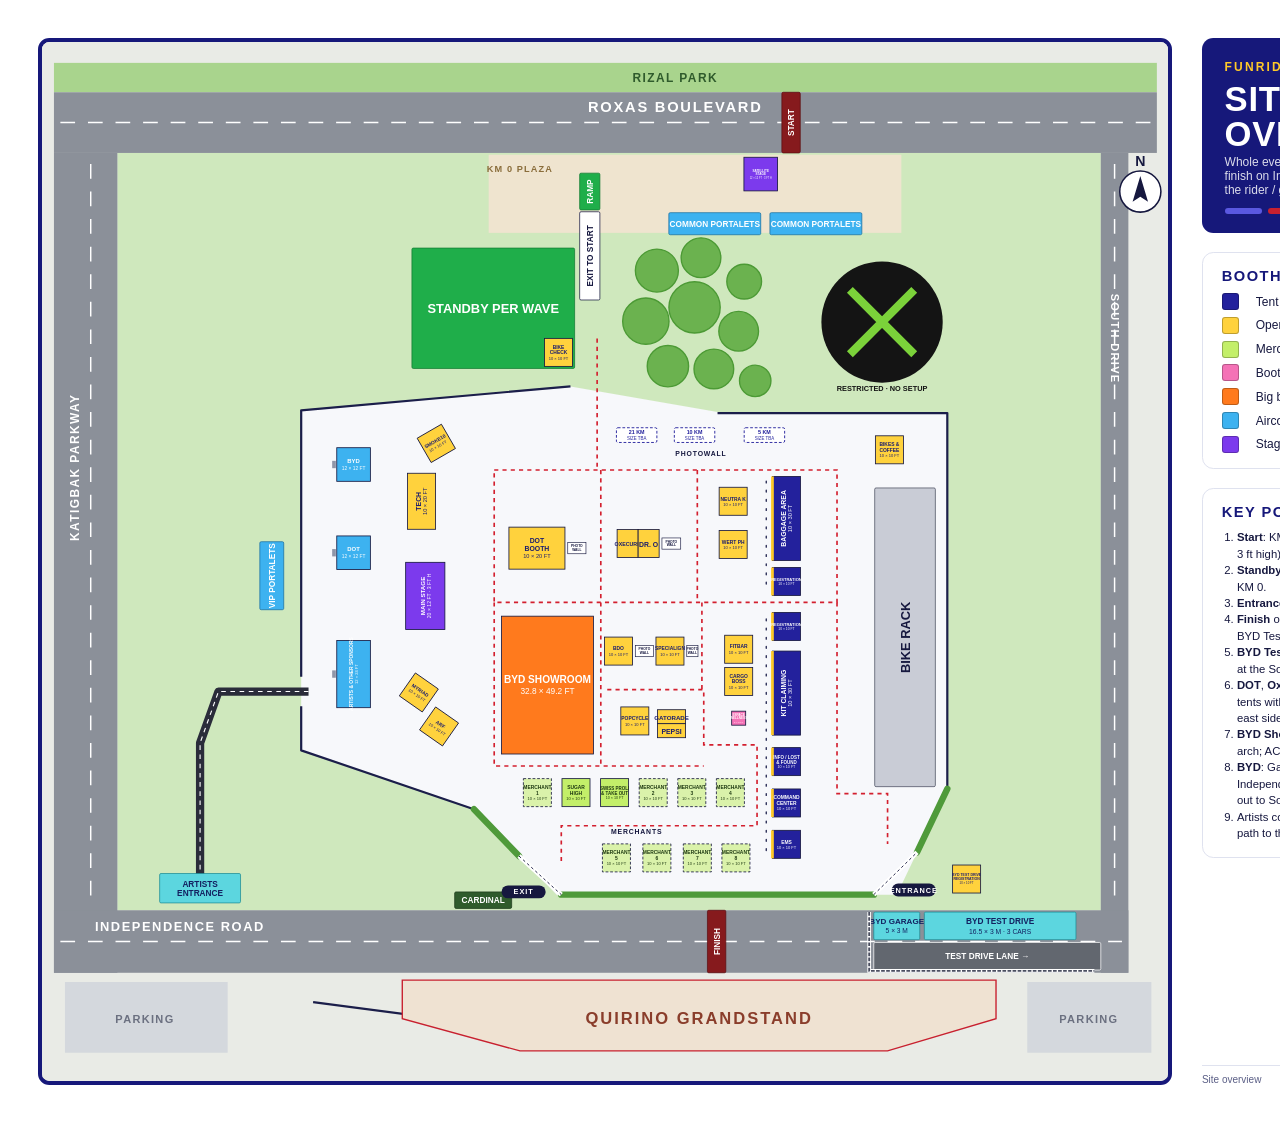
<file: tools/layout-plan.html>
<!doctype html><html><head><meta charset="utf-8"><title>FunRide Bike Village · Layout Plan</title>
<style>
@page{size:420mm 297mm;margin:0}
*{box-sizing:border-box}
html,body{margin:0;background:#fff;color:#16183f;font-family:'Segoe UI',Arial,sans-serif;-webkit-print-color-adjust:exact;print-color-adjust:exact}
.page{width:420mm;height:297mm;padding:10mm;display:grid;grid-template-columns:1fr 92mm;gap:8mm;page-break-after:always;overflow:hidden;position:relative}
.page:last-child{page-break-after:auto}
.plan{border:1.2mm solid #16187a;border-radius:3mm;overflow:hidden;background:#e9ebe6;display:flex}
.plan svg{width:100%;height:100%;display:block}
aside{display:flex;flex-direction:column;gap:5mm;min-height:0}
.title{background:#16187a;color:#fff;border-radius:3mm;padding:6mm 6mm 5mm}
.eyebrow{font:700 9pt 'Arial Narrow',sans-serif;letter-spacing:.18em;color:#ffc928;text-transform:uppercase}
h1{margin:2mm 0 1mm;font:700 26pt/1 'Arial Narrow','Bahnschrift',sans-serif;text-transform:uppercase;letter-spacing:.02em}
.title p{margin:0;font-size:9pt;opacity:.85}
.stripe{display:flex;gap:1.5mm;margin-top:3mm}.stripe i{height:1.4mm;width:10mm;border-radius:1mm}
.stripe i:nth-child(1){background:#5a58e0}.stripe i:nth-child(2){background:#c8202f}.stripe i:nth-child(3){background:#ffc928}
.box{border:.4mm solid #dfe2ef;border-radius:3mm;padding:4mm 5mm}
.box h2{margin:0 0 2.5mm;font:700 11pt 'Arial Narrow',sans-serif;letter-spacing:.1em;text-transform:uppercase;color:#16187a}
ul{list-style:none;margin:0;padding:0;display:grid;gap:1.8mm;font-size:9pt}
li{display:flex;align-items:center;gap:2.5mm}
.sw{display:inline-block;width:4.5mm;height:4.5mm;border-radius:.8mm;flex:none;border:.25mm solid rgba(0,0,0,.25);vertical-align:-1mm;margin-right:2mm}
.ln{display:inline-block;width:9mm;flex:none;border-top:.7mm dashed #d3202f}
.notes{font-size:8.5pt;line-height:1.45;margin:0;padding-left:4mm}
.notes li{display:list-item}
.foot{margin-top:auto;font-size:7.5pt;color:#5b5f86;border-top:.3mm solid #dfe2ef;padding-top:2mm;display:flex;justify-content:space-between}
table{width:100%;border-collapse:collapse;font-size:9.5pt}
th,td{padding:1.15mm 2.5mm;text-align:left}
thead th{background:#16187a;color:#fff;font:700 9pt 'Arial Narrow',sans-serif;letter-spacing:.08em;text-transform:uppercase}
tr.grp th{background:#eef0fb;color:#16187a;font:700 10pt 'Arial Narrow',sans-serif;letter-spacing:.06em;text-transform:uppercase;padding-top:2.2mm}
tr.sub td{border-top:.3mm solid #c5c9de;font-weight:600;color:#5b5f86;font-size:8.5pt}
td{border-bottom:.2mm solid #eef0f5}
.n{text-align:right;font-variant-numeric:tabular-nums;white-space:nowrap}
tfoot td{background:#16187a;color:#fff;font-weight:700}
.sched{grid-template-columns:1fr 1fr;align-content:start}
.sched .col{display:flex;flex-direction:column;gap:5mm;min-height:0}
.kpis{display:grid;grid-template-columns:1fr 1fr;gap:3mm}
.kpi{background:#eef0fb;border-radius:2.5mm;padding:3mm 4mm}.kpi b{display:block;font:700 20pt 'Arial Narrow',sans-serif;color:#16187a}.kpi span{font-size:8pt;color:#5b5f86}
</style></head><body>

<section class="page">
  <div class="plan"><svg viewBox="80 -5 1225 1095" xmlns="http://www.w3.org/2000/svg" preserveAspectRatio="xMidYMid meet">
<rect x="-400" y="-400" width="2200" height="1900" fill="#e9ebe6" />
<rect x="93" y="0" width="1200" height="32" fill="#a9d48d" />
<rect x="162" y="98" width="1070" height="824" fill="#cfe8bd" />
<rect x="93" y="32" width="1200" height="66" fill="#8b9099" />
<rect x="93" y="98" width="69" height="892" fill="#8b9099" />
<rect x="1232" y="98" width="30" height="892" fill="#8b9099" />
<rect x="93" y="922" width="1169" height="68" fill="#8b9099" />
<rect x="105" y="1000" width="177" height="77" fill="#d4d8dd" />
<rect x="1152" y="1000" width="135" height="77" fill="#d4d8dd" />
<rect x="566" y="100" width="449" height="85" fill="#efe4cf" />
<line x1="100" y1="65" x2="1290" y2="65" stroke="#ffffff" stroke-width="1.6" stroke-dasharray="16 14"/>
<line x1="133" y1="110" x2="133" y2="915" stroke="#ffffff" stroke-width="1.6" stroke-dasharray="16 14"/>
<line x1="1247" y1="110" x2="1247" y2="915" stroke="#ffffff" stroke-width="1.6" stroke-dasharray="16 14"/>
<line x1="100" y1="956" x2="1255" y2="956" stroke="#ffffff" stroke-width="1.6" stroke-dasharray="16 14"/>
<polygon points="362,378 655,352 815,380 1065,380 1065,790 1010,905 640,905 550,812 362,748" fill="#f7f8fb"/>
<polyline points="655,352 362,378 362,668" fill="none" stroke="#1b1e4a" stroke-width="2.4" stroke-linejoin="round"/>
<polyline points="362,700 362,748 550,812" fill="none" stroke="#1b1e4a" stroke-width="2.4" stroke-linejoin="round"/>
<polyline points="815,381 1065,381 1065,790" fill="none" stroke="#1b1e4a" stroke-width="2.4" stroke-linejoin="round"/>
<polyline points="375,1022 628,1055" fill="none" stroke="#1b1e4a" stroke-width="2.4" stroke-linejoin="round"/>
<polyline points="550,812 599,863" fill="none" stroke="#4f9a3a" stroke-width="7" stroke-linecap="round"/>
<polyline points="645,905 985,905" fill="none" stroke="#4f9a3a" stroke-width="7" stroke-linecap="round"/>
<polyline points="1065,790 1032,859" fill="none" stroke="#4f9a3a" stroke-width="7" stroke-linecap="round"/>
<line x1="868" y1="455" x2="868" y2="575" stroke="#1b1e4a" stroke-width="1.4" stroke-dasharray="2 8" stroke-linecap="round"/>
<line x1="868" y1="605" x2="868" y2="865" stroke="#1b1e4a" stroke-width="1.4" stroke-dasharray="2 8" stroke-linecap="round"/>
<polyline points="684,300 684,443" fill="none" stroke="#d3202f" stroke-width="1.8" stroke-dasharray="4.5 4.5"/>
<polyline points="572,443 945,443 945,587 572,587 572,443" fill="none" stroke="#d3202f" stroke-width="1.8" stroke-dasharray="4.5 4.5"/>
<polyline points="688,443 688,765" fill="none" stroke="#d3202f" stroke-width="1.8" stroke-dasharray="4.5 4.5"/>
<polyline points="793,443 793,587" fill="none" stroke="#d3202f" stroke-width="1.8" stroke-dasharray="4.5 4.5"/>
<polyline points="572,587 572,765 800,765" fill="none" stroke="#d3202f" stroke-width="1.8" stroke-dasharray="4.5 4.5"/>
<polyline points="798,587 798,682" fill="none" stroke="#d3202f" stroke-width="1.8" stroke-dasharray="4.5 4.5"/>
<polyline points="695,682 800,682 800,742 858,742 858,830 645,830 645,870" fill="none" stroke="#d3202f" stroke-width="1.8" stroke-dasharray="4.5 4.5"/>
<polyline points="945,587 945,795 1000,795 1000,850" fill="none" stroke="#d3202f" stroke-width="1.8" stroke-dasharray="4.5 4.5"/>
<polyline points="370,684 272,684 252,740 252,905" fill="none" stroke="#2a2c3a" stroke-width="9" stroke-linejoin="round"/>
<polyline points="370,684 272,684 252,740 252,905" fill="none" stroke="#fff" stroke-width="1.2" stroke-dasharray="5 5"/>
<polygon points="472,998 1118,998 1118,1040 1000,1075 600,1075 472,1040" fill="#efe2d2" stroke="#c8202f" stroke-width="1.5"/>
<circle cx="749" cy="226" r="23.400000000000002" fill="#6bb24f" stroke="#4c9a35" stroke-width="1.5"/>
<circle cx="797" cy="212" r="21.6" fill="#6bb24f" stroke="#4c9a35" stroke-width="1.5"/>
<circle cx="844" cy="238" r="18.900000000000002" fill="#6bb24f" stroke="#4c9a35" stroke-width="1.5"/>
<circle cx="737" cy="281" r="25.2" fill="#6bb24f" stroke="#4c9a35" stroke-width="1.5"/>
<circle cx="790" cy="266" r="27.900000000000002" fill="#6bb24f" stroke="#4c9a35" stroke-width="1.5"/>
<circle cx="838" cy="292" r="21.6" fill="#6bb24f" stroke="#4c9a35" stroke-width="1.5"/>
<circle cx="761" cy="330" r="22.5" fill="#6bb24f" stroke="#4c9a35" stroke-width="1.5"/>
<circle cx="811" cy="333" r="21.6" fill="#6bb24f" stroke="#4c9a35" stroke-width="1.5"/>
<circle cx="856" cy="346" r="17.1" fill="#6bb24f" stroke="#4c9a35" stroke-width="1.5"/>
<text x="769" y="16"  fill="#2f5b2c" font-family="'Arial Narrow','Bahnschrift',Arial,sans-serif" font-weight="700" font-size="13" letter-spacing="1.56" text-anchor="middle" dominant-baseline="central">RIZAL PARK</text>
<text x="769" y="48"  fill="#ffffff" font-family="'Arial Narrow','Bahnschrift',Arial,sans-serif" font-weight="700" font-size="16" letter-spacing="1.92" text-anchor="middle" dominant-baseline="central">ROXAS BOULEVARD</text>
<text x="116" y="440" transform="rotate(-90 116 440)" fill="#ffffff" font-family="'Arial Narrow','Bahnschrift',Arial,sans-serif" font-weight="700" font-size="13" letter-spacing="1.56" text-anchor="middle" dominant-baseline="central">KATIGBAK PARKWAY</text>
<text x="1247" y="300" transform="rotate(90 1247 300)" fill="#ffffff" font-family="'Arial Narrow','Bahnschrift',Arial,sans-serif" font-weight="700" font-size="12" letter-spacing="1.44" text-anchor="middle" dominant-baseline="central">SOUTH DRIVE</text>
<text x="230" y="940"  fill="#ffffff" font-family="'Arial Narrow','Bahnschrift',Arial,sans-serif" font-weight="700" font-size="14" letter-spacing="1.68" text-anchor="middle" dominant-baseline="central">INDEPENDENCE ROAD</text>
<text x="600" y="115"  fill="#8a6d3b" font-family="'Arial Narrow','Bahnschrift',Arial,sans-serif" font-weight="700" font-size="10" letter-spacing="1.2" text-anchor="middle" dominant-baseline="central">KM 0 PLAZA</text>
<text x="795" y="1040"  fill="#8a3d2b" font-family="'Arial Narrow','Bahnschrift',Arial,sans-serif" font-weight="700" font-size="18" letter-spacing="2.16" text-anchor="middle" dominant-baseline="central">QUIRINO GRANDSTAND</text>
<text x="192" y="1040"  fill="#6b7080" font-family="'Arial Narrow','Bahnschrift',Arial,sans-serif" font-weight="700" font-size="12" letter-spacing="1.44" text-anchor="middle" dominant-baseline="central">PARKING</text>
<text x="1219" y="1040"  fill="#6b7080" font-family="'Arial Narrow','Bahnschrift',Arial,sans-serif" font-weight="700" font-size="12" letter-spacing="1.44" text-anchor="middle" dominant-baseline="central">PARKING</text>
<text x="797" y="425"  fill="#16183f" font-family="'Arial Narrow','Bahnschrift',Arial,sans-serif" font-weight="700" font-size="7.5" letter-spacing="0.8999999999999999" text-anchor="middle" dominant-baseline="central">PHOTOWALL</text>
<text x="727" y="836"  fill="#16183f" font-family="'Arial Narrow','Bahnschrift',Arial,sans-serif" font-weight="700" font-size="7.5" letter-spacing="0.8999999999999999" text-anchor="middle" dominant-baseline="central">MERCHANTS</text>
<g><rect x="482.5" y="201.5" width="177" height="131" rx="1.5" fill="#1fae4a" stroke="#127a32" stroke-width="0.8" /><text fill="#fff" text-anchor="middle" dominant-baseline="central" font-family="'Arial Narrow','Bahnschrift',Arial,sans-serif"><tspan x="571" y="267.00" font-size="14.00" font-weight="700">STANDBY PER WAVE</tspan></text></g>
<g><rect x="665" y="162" width="22" height="96" rx="1.5" fill="#ffffff" stroke="#16183f" stroke-width="0.8" /><text transform="rotate(-90 676 210)" fill="#16183f" text-anchor="middle" dominant-baseline="central" font-family="'Arial Narrow','Bahnschrift',Arial,sans-serif"><tspan x="676" y="210.00" font-size="9.00" font-weight="700">EXIT TO START</tspan></text></g>
<g><rect x="665" y="120" width="22" height="40" rx="1.5" fill="#1fae4a" stroke="#127a32" stroke-width="0.8" /><text transform="rotate(-90 676 140)" fill="#fff" text-anchor="middle" dominant-baseline="central" font-family="'Arial Narrow','Bahnschrift',Arial,sans-serif"><tspan x="676" y="140.00" font-size="9.00" font-weight="700">RAMP</tspan></text></g>
<g><rect x="986" y="462.5" width="66" height="325" rx="1.5" fill="#c9ccd6" stroke="#4a4e60" stroke-width="0.8" /><text transform="rotate(-90 1019 625)" fill="#16183f" text-anchor="middle" dominant-baseline="central" font-family="'Arial Narrow','Bahnschrift',Arial,sans-serif"><tspan x="1019" y="625.00" font-size="14.00" font-weight="700">BIKE RACK</tspan></text></g>
<g><rect x="705" y="397" width="44" height="16" rx="1.5" fill="#ffffff" stroke="#23219c" stroke-width="1" stroke-dasharray="3 2"/><text fill="#23219c" text-anchor="middle" dominant-baseline="central" font-family="'Arial Narrow','Bahnschrift',Arial,sans-serif"><tspan x="727" y="401.72" font-size="5.86" font-weight="700">21 KM</tspan><tspan x="727" y="408.28" font-size="4.80" font-weight="400">SIZE TBA</tspan></text></g>
<g><rect x="768" y="397" width="44" height="16" rx="1.5" fill="#ffffff" stroke="#23219c" stroke-width="1" stroke-dasharray="3 2"/><text fill="#23219c" text-anchor="middle" dominant-baseline="central" font-family="'Arial Narrow','Bahnschrift',Arial,sans-serif"><tspan x="790" y="401.72" font-size="5.86" font-weight="700">10 KM</tspan><tspan x="790" y="408.28" font-size="4.80" font-weight="400">SIZE TBA</tspan></text></g>
<g><rect x="844" y="397" width="44" height="16" rx="1.5" fill="#ffffff" stroke="#23219c" stroke-width="1" stroke-dasharray="3 2"/><text fill="#23219c" text-anchor="middle" dominant-baseline="central" font-family="'Arial Narrow','Bahnschrift',Arial,sans-serif"><tspan x="866" y="401.72" font-size="5.86" font-weight="700">5 KM</tspan><tspan x="866" y="408.28" font-size="4.80" font-weight="400">SIZE TBA</tspan></text></g>
<g><rect x="317" y="521" width="26" height="74" rx="1.5" fill="#3db2f0" stroke="#1b6fa0" stroke-width="0.8" /><text transform="rotate(-90 330 558)" fill="#fff" text-anchor="middle" dominant-baseline="central" font-family="'Arial Narrow','Bahnschrift',Arial,sans-serif"><tspan x="330" y="558.00" font-size="9.00" font-weight="700">VIP PORTALETS</tspan></text></g>
<g><rect x="762" y="163" width="100" height="24" rx="1.5" fill="#3db2f0" stroke="#1b6fa0" stroke-width="0.8" /><text fill="#fff" text-anchor="middle" dominant-baseline="central" font-family="'Arial Narrow','Bahnschrift',Arial,sans-serif"><tspan x="812" y="175.00" font-size="9.00" font-weight="700">COMMON PORTALETS</tspan></text></g>
<g><rect x="872" y="163" width="100" height="24" rx="1.5" fill="#3db2f0" stroke="#1b6fa0" stroke-width="0.8" /><text fill="#fff" text-anchor="middle" dominant-baseline="central" font-family="'Arial Narrow','Bahnschrift',Arial,sans-serif"><tspan x="922" y="175.00" font-size="9.00" font-weight="700">COMMON PORTALETS</tspan></text></g>
<g><rect x="1040" y="924" width="165" height="30" rx="1.5" fill="#5cd6df" stroke="#1d8b94" stroke-width="0.8" /><text fill="#132060" text-anchor="middle" dominant-baseline="central" font-family="'Arial Narrow','Bahnschrift',Arial,sans-serif"><tspan x="1122.5" y="933.96" font-size="9.00" font-weight="700">BYD TEST DRIVE</tspan><tspan x="1122.5" y="944.04" font-size="7.38" font-weight="400">16.5 × 3 M · 3 CARS</tspan></text></g>
<g><rect x="985" y="924" width="50" height="30" rx="1.5" fill="#5cd6df" stroke="#1d8b94" stroke-width="0.8" /><text fill="#132060" text-anchor="middle" dominant-baseline="central" font-family="'Arial Narrow','Bahnschrift',Arial,sans-serif"><tspan x="1010" y="934.07" font-size="8.80" font-weight="700">BYD GARAGE</tspan><tspan x="1010" y="943.93" font-size="7.22" font-weight="400">5 × 3 M</tspan></text></g>
<g><rect x="985" y="957" width="247" height="30" rx="1.5" fill="#62676f" stroke="#ffffff" stroke-width="0.8" /><text fill="#ffffff" text-anchor="middle" dominant-baseline="central" font-family="'Arial Narrow','Bahnschrift',Arial,sans-serif"><tspan x="1108.5" y="972.00" font-size="9.00" font-weight="700">TEST DRIVE LANE  →</tspan></text></g>
<polyline points="980,924 980,988 1225,988" fill="none" stroke="#ffffff" stroke-width="4"/><polyline points="980,924 980,988 1225,988" fill="none" stroke="#4a4e60" stroke-width="2" stroke-dasharray="4 1.5"/>
<g><rect x="208" y="882" width="88" height="32" rx="1.5" fill="#5cd6df" stroke="#1d8b94" stroke-width="0.8" /><text fill="#132060" text-anchor="middle" dominant-baseline="central" font-family="'Arial Narrow','Bahnschrift',Arial,sans-serif"><tspan x="252" y="892.96" font-size="9.00" font-weight="700">ARTISTS</tspan><tspan x="252" y="903.04" font-size="9.00" font-weight="700">ENTRANCE</tspan></text></g>
<g><rect x="529" y="902" width="62" height="18" rx="1.5" fill="#2f5b2c" stroke="#1c3a1a" stroke-width="0.8" /><text fill="#fff" text-anchor="middle" dominant-baseline="central" font-family="'Arial Narrow','Bahnschrift',Arial,sans-serif"><tspan x="560" y="911.00" font-size="9.00" font-weight="700">CARDINAL</tspan></text></g>
<g><rect x="885" y="32" width="20" height="66" rx="1.5" fill="#861a1d" stroke="#5c0f12" stroke-width="0.8" /><text transform="rotate(-90 895 65)" fill="#fff" text-anchor="middle" dominant-baseline="central" font-family="'Arial Narrow','Bahnschrift',Arial,sans-serif"><tspan x="895" y="65.00" font-size="9.00" font-weight="700">START</tspan></text></g>
<g><rect x="804" y="922" width="20" height="68" rx="1.5" fill="#861a1d" stroke="#5c0f12" stroke-width="0.8" /><text transform="rotate(-90 814 956)" fill="#fff" text-anchor="middle" dominant-baseline="central" font-family="'Arial Narrow','Bahnschrift',Arial,sans-serif"><tspan x="814" y="956.00" font-size="9.00" font-weight="700">FINISH</tspan></text></g>
<circle cx="994" cy="282" r="66" fill="#141414"/><path d="M959 247L1029 317M1029 247L959 317" stroke="#7bd23a" stroke-width="9"/>
<text x="994" y="357" text-anchor="middle" font-family="'Arial Narrow','Bahnschrift',Arial,sans-serif" font-weight="700" font-size="8" fill="#141414">RESTRICTED · NO SETUP</text>
<line x1="985" y1="905" x2="1032" y2="859" stroke="#ffffff" stroke-width="5"/><line x1="985" y1="905" x2="1032" y2="859" stroke="#16183f" stroke-width="1" stroke-dasharray="3 3"/>
<g transform="translate(1028.5 900)"><rect x="-24" y="-7" width="48" height="14" rx="7" fill="#16183f"/><text text-anchor="middle" dominant-baseline="central" font-family="'Arial Narrow','Bahnschrift',Arial,sans-serif" font-weight="700" font-size="8" fill="#fff" letter-spacing="1">ENTRANCE</text></g>
<line x1="599" y1="863" x2="645" y2="905" stroke="#ffffff" stroke-width="5"/><line x1="599" y1="863" x2="645" y2="905" stroke="#16183f" stroke-width="1" stroke-dasharray="3 3"/>
<g transform="translate(604 902)"><rect x="-24" y="-7" width="48" height="14" rx="7" fill="#16183f"/><text text-anchor="middle" dominant-baseline="central" font-family="'Arial Narrow','Bahnschrift',Arial,sans-serif" font-weight="700" font-size="8" fill="#fff" letter-spacing="1">EXIT</text></g>
<g><rect x="475.664" y="543.424" width="42.672" height="73.152" fill="#7c3aed" stroke="#16183f" stroke-width=".9"/><text transform="rotate(-90 497 580)" fill="#ffffff" text-anchor="middle" dominant-baseline="central" font-family="'Arial Narrow','Bahnschrift',Arial,sans-serif"><tspan x="497" y="576.21" font-size="6.78" font-weight="700">MAIN STAGE</tspan><tspan x="497" y="583.79" font-size="5.56" font-weight="400">20 × 12 FT · 3 FT H</tspan></text></g>
<g><rect x="843.712" y="102.712" width="36.576" height="36.576" fill="#7c3aed" stroke="#16183f" stroke-width=".9"/><text fill="#ffffff" text-anchor="middle" dominant-baseline="central" font-family="'Arial Narrow','Bahnschrift',Arial,sans-serif"><tspan x="862" y="117.21" font-size="3.39" font-weight="700">SATELLITE</tspan><tspan x="862" y="121.00" font-size="3.39" font-weight="700">STAGE</tspan><tspan x="862" y="124.79" font-size="2.78" font-weight="400">12 × 12 FT · 3 FT H</tspan></text></g>
<g><rect x="477.76" y="446.52" width="30.48" height="60.96" fill="#ffd23d" stroke="#16183f" stroke-width=".9"/><text transform="rotate(-90 493 477)" fill="#1b1d6e" text-anchor="middle" dominant-baseline="central" font-family="'Arial Narrow','Bahnschrift',Arial,sans-serif"><tspan x="493" y="472.80" font-size="7.50" font-weight="700">TECH</tspan><tspan x="493" y="481.20" font-size="6.15" font-weight="400">10 × 20 FT</tspan></text></g>
<g transform="rotate(-30 509 414)"><rect x="493.76" y="398.76" width="30.48" height="30.48" fill="#ffd23d" stroke="#16183f" stroke-width=".9"/><text fill="#1b1d6e" text-anchor="middle" dominant-baseline="central" font-family="'Arial Narrow','Bahnschrift',Arial,sans-serif"><tspan x="509" y="411.00" font-size="5.36" font-weight="700">SMOKE10</tspan><tspan x="509" y="417.00" font-size="4.40" font-weight="400">10 × 10 FT</tspan></text></g>
<g><rect x="705.75" y="507.76" width="22.86" height="30.48" fill="#ffd23d" stroke="#16183f" stroke-width=".9"/><text fill="#1b1d6e" text-anchor="middle" dominant-baseline="central" font-family="'Arial Narrow','Bahnschrift',Arial,sans-serif"><tspan x="717.18" y="523.00" font-size="5.75" font-weight="700">OXECURE</tspan></text></g>
<g><rect x="728.61" y="507.76" width="22.86" height="30.48" fill="#ffd23d" stroke="#16183f" stroke-width=".9"/><text fill="#1b1d6e" text-anchor="middle" dominant-baseline="central" font-family="'Arial Narrow','Bahnschrift',Arial,sans-serif"><tspan x="740.04" y="523.00" font-size="7.50" font-weight="700">DR. O</tspan></text></g>
<g><rect x="754.5179999999999" y="516.904" width="20.4216" height="12.192" fill="#ffffff" stroke="#16183f" stroke-width=".7"/><text fill="#16183f" text-anchor="middle" dominant-baseline="central" font-family="'Arial Narrow','Bahnschrift',Arial,sans-serif"><tspan x="764.7287999999999" y="520.98" font-size="3.60" font-weight="700">PHOTO</tspan><tspan x="764.7287999999999" y="525.02" font-size="3.60" font-weight="700">WALL</tspan></text></g>
<g><rect x="816.76" y="461.76" width="30.48" height="30.48" fill="#ffd23d" stroke="#16183f" stroke-width=".9"/><text fill="#1b1d6e" text-anchor="middle" dominant-baseline="central" font-family="'Arial Narrow','Bahnschrift',Arial,sans-serif"><tspan x="832" y="474.00" font-size="5.36" font-weight="700">NEUTRA K</tspan><tspan x="832" y="480.00" font-size="4.40" font-weight="400">10 × 10 FT</tspan></text></g>
<g><rect x="816.76" y="508.76" width="30.48" height="30.48" fill="#ffd23d" stroke="#16183f" stroke-width=".9"/><text fill="#1b1d6e" text-anchor="middle" dominant-baseline="central" font-family="'Arial Narrow','Bahnschrift',Arial,sans-serif"><tspan x="832" y="521.00" font-size="5.36" font-weight="700">WERT PH</tspan><tspan x="832" y="527.00" font-size="4.40" font-weight="400">10 × 10 FT</tspan></text></g>
<g><rect x="692" y="624.76" width="30.48" height="30.48" fill="#ffd23d" stroke="#16183f" stroke-width=".9"/><text fill="#1b1d6e" text-anchor="middle" dominant-baseline="central" font-family="'Arial Narrow','Bahnschrift',Arial,sans-serif"><tspan x="707.24" y="637.00" font-size="5.36" font-weight="700">BDO</tspan><tspan x="707.24" y="643.00" font-size="4.40" font-weight="400">10 × 10 FT</tspan></text></g>
<g><rect x="725.528" y="633.904" width="19.812" height="12.192" fill="#ffffff" stroke="#16183f" stroke-width=".7"/><text fill="#16183f" text-anchor="middle" dominant-baseline="central" font-family="'Arial Narrow','Bahnschrift',Arial,sans-serif"><tspan x="735.434" y="637.98" font-size="3.60" font-weight="700">PHOTO</tspan><tspan x="735.434" y="642.02" font-size="3.60" font-weight="700">WALL</tspan></text></g>
<g><rect x="748" y="624.76" width="30.48" height="30.48" fill="#ffd23d" stroke="#16183f" stroke-width=".9"/><text fill="#1b1d6e" text-anchor="middle" dominant-baseline="central" font-family="'Arial Narrow','Bahnschrift',Arial,sans-serif"><tspan x="763.24" y="637.00" font-size="5.36" font-weight="700">SPECIALIGN</tspan><tspan x="763.24" y="643.00" font-size="4.40" font-weight="400">10 × 10 FT</tspan></text></g>
<g><rect x="781.528" y="633.904" width="12.192" height="12.192" fill="#ffffff" stroke="#16183f" stroke-width=".7"/><text fill="#16183f" text-anchor="middle" dominant-baseline="central" font-family="'Arial Narrow','Bahnschrift',Arial,sans-serif"><tspan x="787.624" y="637.98" font-size="3.60" font-weight="700">PHOTO</tspan><tspan x="787.624" y="642.02" font-size="3.60" font-weight="700">WALL</tspan></text></g>
<g><rect x="822.76" y="622.76" width="30.48" height="30.48" fill="#ffd23d" stroke="#16183f" stroke-width=".9"/><text fill="#1b1d6e" text-anchor="middle" dominant-baseline="central" font-family="'Arial Narrow','Bahnschrift',Arial,sans-serif"><tspan x="838" y="635.00" font-size="5.36" font-weight="700">FITBAR</tspan><tspan x="838" y="641.00" font-size="4.40" font-weight="400">10 × 10 FT</tspan></text></g>
<g><rect x="822.76" y="657.76" width="30.48" height="30.48" fill="#ffd23d" stroke="#16183f" stroke-width=".9"/><text fill="#1b1d6e" text-anchor="middle" dominant-baseline="central" font-family="'Arial Narrow','Bahnschrift',Arial,sans-serif"><tspan x="838" y="666.99" font-size="5.36" font-weight="700">CARGO</tspan><tspan x="838" y="673.00" font-size="5.36" font-weight="700">BOSS</tspan><tspan x="838" y="679.01" font-size="4.40" font-weight="400">10 × 10 FT</tspan></text></g>
<g><rect x="709.76" y="700.76" width="30.48" height="30.48" fill="#ffd23d" stroke="#16183f" stroke-width=".9"/><text fill="#1b1d6e" text-anchor="middle" dominant-baseline="central" font-family="'Arial Narrow','Bahnschrift',Arial,sans-serif"><tspan x="725" y="713.00" font-size="5.36" font-weight="700">POPCYCLE</tspan><tspan x="725" y="719.00" font-size="4.40" font-weight="400">10 × 10 FT</tspan></text></g>
<g><rect x="749.76" y="703.78" width="30.48" height="15.24" fill="#ffd23d" stroke="#16183f" stroke-width=".9"/><text fill="#1b1d6e" text-anchor="middle" dominant-baseline="central" font-family="'Arial Narrow','Bahnschrift',Arial,sans-serif"><tspan x="765" y="711.40" font-size="6.71" font-weight="700">GATORADE</tspan></text></g>
<g><rect x="749.76" y="718.98" width="30.48" height="15.24" fill="#ffd23d" stroke="#16183f" stroke-width=".9"/><text fill="#1b1d6e" text-anchor="middle" dominant-baseline="central" font-family="'Arial Narrow','Bahnschrift',Arial,sans-serif"><tspan x="765" y="726.60" font-size="7.50" font-weight="700">PEPSI</tspan></text></g>
<g><rect x="830.38" y="705.38" width="15.24" height="15.24" fill="#f472b6" stroke="#16183f" stroke-width=".9"/><text fill="#ffffff" text-anchor="middle" dominant-baseline="central" font-family="'Arial Narrow','Bahnschrift',Arial,sans-serif"><tspan x="838" y="709.24" font-size="3.35" font-weight="700">ESPACE</tspan><tspan x="838" y="713.00" font-size="3.35" font-weight="700">WELLNESS</tspan><tspan x="838" y="716.76" font-size="2.75" font-weight="400">5 × 5 FT</tspan></text></g>
<g><rect x="400.712" y="418.712" width="36.576" height="36.576" fill="#3db2f0" stroke="#16183f" stroke-width=".9"/><rect x="395.712" y="433" width="4" height="8" fill="#8f96a8"/><text fill="#ffffff" text-anchor="middle" dominant-baseline="central" font-family="'Arial Narrow','Bahnschrift',Arial,sans-serif"><tspan x="419" y="433.40" font-size="6.44" font-weight="700">BYD</tspan><tspan x="419" y="440.60" font-size="5.28" font-weight="400">12 × 12 FT</tspan></text></g>
<g><rect x="400.712" y="514.712" width="36.576" height="36.576" fill="#3db2f0" stroke="#16183f" stroke-width=".9"/><rect x="395.712" y="529" width="4" height="8" fill="#8f96a8"/><text fill="#ffffff" text-anchor="middle" dominant-baseline="central" font-family="'Arial Narrow','Bahnschrift',Arial,sans-serif"><tspan x="419" y="529.40" font-size="6.44" font-weight="700">DOT</tspan><tspan x="419" y="536.60" font-size="5.28" font-weight="400">12 × 12 FT</tspan></text></g>
<g><rect x="400.712" y="628.424" width="36.576" height="73.152" fill="#3db2f0" stroke="#16183f" stroke-width=".9"/><rect x="395.712" y="661" width="4" height="8" fill="#8f96a8"/><text transform="rotate(-90 419 665)" fill="#ffffff" text-anchor="middle" dominant-baseline="central" font-family="'Arial Narrow','Bahnschrift',Arial,sans-serif"><tspan x="419" y="662.00" font-size="5.36" font-weight="700">ARTISTS &amp; OTHER SPONSORS</tspan><tspan x="419" y="668.00" font-size="4.40" font-weight="400">12 × 24 FT</tspan></text></g>
<g><rect x="588.02" y="505.14" width="60.96" height="45.72" fill="#ffd23d" stroke="#16183f" stroke-width=".9"/><text fill="#1b1d6e" text-anchor="middle" dominant-baseline="central" font-family="'Arial Narrow','Bahnschrift',Arial,sans-serif"><tspan x="618.5" y="519.60" font-size="7.50" font-weight="700">DOT</tspan><tspan x="618.5" y="528.00" font-size="7.50" font-weight="700">BOOTH</tspan><tspan x="618.5" y="536.40" font-size="6.15" font-weight="400">10 × 20 FT</tspan></text></g>
<g><rect x="652.028" y="521.904" width="19.812" height="12.192" fill="#ffffff" stroke="#16183f" stroke-width=".7"/><text fill="#16183f" text-anchor="middle" dominant-baseline="central" font-family="'Arial Narrow','Bahnschrift',Arial,sans-serif"><tspan x="661.934" y="525.98" font-size="3.60" font-weight="700">PHOTO</tspan><tspan x="661.934" y="530.02" font-size="3.60" font-weight="700">WALL</tspan></text></g>
<g><rect x="580.0128" y="602.0192" width="99.97439999999999" height="149.9616" fill="#ff7a1d" stroke="#16183f" stroke-width=".9"/><text fill="#ffffff" text-anchor="middle" dominant-baseline="central" font-family="'Arial Narrow','Bahnschrift',Arial,sans-serif"><tspan x="630" y="670.84" font-size="11.00" font-weight="700">BYD SHOWROOM</tspan><tspan x="630" y="683.16" font-size="9.02" font-weight="400">32.8 × 49.2 FT</tspan></text></g>
<g><rect x="1070.76" y="872.76" width="30.48" height="30.48" fill="#ffd23d" stroke="#16183f" stroke-width=".9"/><text fill="#1b1d6e" text-anchor="middle" dominant-baseline="central" font-family="'Arial Narrow','Bahnschrift',Arial,sans-serif"><tspan x="1086" y="883.71" font-size="3.83" font-weight="700">BYD TEST DRIVE</tspan><tspan x="1086" y="888.00" font-size="3.83" font-weight="700">REGISTRATION</tspan><tspan x="1086" y="892.29" font-size="3.14" font-weight="400">10 × 10 FT</tspan></text></g>
<g><rect x="874.76" y="449.98" width="30.48" height="91.44" fill="#23219c" stroke="#16183f" stroke-width=".9"/><line x1="874.76" y1="449.98" x2="874.76" y2="541.4200000000001" stroke="#ffc928" stroke-width="3"/><text transform="rotate(-90 890 495.7)" fill="#ffffff" text-anchor="middle" dominant-baseline="central" font-family="'Arial Narrow','Bahnschrift',Arial,sans-serif"><tspan x="890" y="491.50" font-size="7.50" font-weight="700">BAGGAGE AREA</tspan><tspan x="890" y="499.90" font-size="6.15" font-weight="400">10 × 30 FT</tspan></text></g>
<g><rect x="874.76" y="549.01" width="30.48" height="30.48" fill="#23219c" stroke="#16183f" stroke-width=".9"/><line x1="874.76" y1="549.01" x2="874.76" y2="579.49" stroke="#ffc928" stroke-width="3"/><text fill="#ffffff" text-anchor="middle" dominant-baseline="central" font-family="'Arial Narrow','Bahnschrift',Arial,sans-serif"><tspan x="890" y="561.75" font-size="4.47" font-weight="700">REGISTRATION</tspan><tspan x="890" y="566.75" font-size="3.67" font-weight="400">10 × 10 FT</tspan></text></g>
<g><rect x="874.76" y="598.01" width="30.48" height="30.48" fill="#23219c" stroke="#16183f" stroke-width=".9"/><line x1="874.76" y1="598.01" x2="874.76" y2="628.49" stroke="#ffc928" stroke-width="3"/><text fill="#ffffff" text-anchor="middle" dominant-baseline="central" font-family="'Arial Narrow','Bahnschrift',Arial,sans-serif"><tspan x="890" y="610.75" font-size="4.47" font-weight="700">REGISTRATION</tspan><tspan x="890" y="615.75" font-size="3.67" font-weight="400">10 × 10 FT</tspan></text></g>
<g><rect x="874.76" y="639.98" width="30.48" height="91.44" fill="#23219c" stroke="#16183f" stroke-width=".9"/><line x1="874.76" y1="639.98" x2="874.76" y2="731.4200000000001" stroke="#ffc928" stroke-width="3"/><text transform="rotate(-90 890 685.7)" fill="#ffffff" text-anchor="middle" dominant-baseline="central" font-family="'Arial Narrow','Bahnschrift',Arial,sans-serif"><tspan x="890" y="681.50" font-size="7.50" font-weight="700">KIT CLAIMING</tspan><tspan x="890" y="689.90" font-size="6.15" font-weight="400">10 × 30 FT</tspan></text></g>
<g><rect x="874.76" y="745.01" width="30.48" height="30.48" fill="#23219c" stroke="#16183f" stroke-width=".9"/><line x1="874.76" y1="745.01" x2="874.76" y2="775.49" stroke="#ffc928" stroke-width="3"/><text fill="#ffffff" text-anchor="middle" dominant-baseline="central" font-family="'Arial Narrow','Bahnschrift',Arial,sans-serif"><tspan x="890" y="754.79" font-size="4.88" font-weight="700">INFO / LOST</tspan><tspan x="890" y="760.25" font-size="4.88" font-weight="700">&amp; FOUND</tspan><tspan x="890" y="765.71" font-size="4.00" font-weight="400">10 × 10 FT</tspan></text></g>
<g><rect x="874.76" y="790.01" width="30.48" height="30.48" fill="#23219c" stroke="#16183f" stroke-width=".9"/><line x1="874.76" y1="790.01" x2="874.76" y2="820.49" stroke="#ffc928" stroke-width="3"/><text fill="#ffffff" text-anchor="middle" dominant-baseline="central" font-family="'Arial Narrow','Bahnschrift',Arial,sans-serif"><tspan x="890" y="799.24" font-size="5.36" font-weight="700">COMMAND</tspan><tspan x="890" y="805.25" font-size="5.36" font-weight="700">CENTER</tspan><tspan x="890" y="811.26" font-size="4.40" font-weight="400">10 × 10 FT</tspan></text></g>
<g><rect x="874.76" y="835.01" width="30.48" height="30.48" fill="#23219c" stroke="#16183f" stroke-width=".9"/><line x1="874.76" y1="835.01" x2="874.76" y2="865.49" stroke="#ffc928" stroke-width="3"/><text fill="#ffffff" text-anchor="middle" dominant-baseline="central" font-family="'Arial Narrow','Bahnschrift',Arial,sans-serif"><tspan x="890" y="847.25" font-size="5.36" font-weight="700">EMS</tspan><tspan x="890" y="853.25" font-size="4.40" font-weight="400">10 × 10 FT</tspan></text></g>
<g><rect x="626.76" y="299.76" width="30.48" height="30.48" fill="#ffd23d" stroke="#16183f" stroke-width=".9"/><text fill="#1b1d6e" text-anchor="middle" dominant-baseline="central" font-family="'Arial Narrow','Bahnschrift',Arial,sans-serif"><tspan x="642" y="308.99" font-size="5.36" font-weight="700">BIKE</tspan><tspan x="642" y="315.00" font-size="5.36" font-weight="700">CHECK</tspan><tspan x="642" y="321.01" font-size="4.40" font-weight="400">10 × 10 FT</tspan></text></g>
<g><rect x="986.76" y="405.76" width="30.48" height="30.48" fill="#ffd23d" stroke="#16183f" stroke-width=".9"/><text fill="#1b1d6e" text-anchor="middle" dominant-baseline="central" font-family="'Arial Narrow','Bahnschrift',Arial,sans-serif"><tspan x="1002" y="414.99" font-size="5.36" font-weight="700">BIKES &amp;</tspan><tspan x="1002" y="421.00" font-size="5.36" font-weight="700">COFFEE</tspan><tspan x="1002" y="427.01" font-size="4.40" font-weight="400">10 × 10 FT</tspan></text></g>
<g transform="rotate(35 490 685)"><rect x="474.76" y="669.76" width="30.48" height="30.48" fill="#ffd23d" stroke="#16183f" stroke-width=".9"/><text fill="#1b1d6e" text-anchor="middle" dominant-baseline="central" font-family="'Arial Narrow','Bahnschrift',Arial,sans-serif"><tspan x="490" y="682.00" font-size="5.36" font-weight="700">MYRIAD</tspan><tspan x="490" y="688.00" font-size="4.40" font-weight="400">10 × 10 FT</tspan></text></g>
<g transform="rotate(35 512 722)"><rect x="496.76" y="706.76" width="30.48" height="30.48" fill="#ffd23d" stroke="#16183f" stroke-width=".9"/><text fill="#1b1d6e" text-anchor="middle" dominant-baseline="central" font-family="'Arial Narrow','Bahnschrift',Arial,sans-serif"><tspan x="512" y="719.00" font-size="5.36" font-weight="700">ARF</tspan><tspan x="512" y="725.00" font-size="4.40" font-weight="400">10 × 10 FT</tspan></text></g>
<g><rect x="603.76" y="778.76" width="30.48" height="30.48" fill="#c3ef69" stroke="#16183f" stroke-width=".9" fill-opacity=".55" stroke-dasharray="3 2"/><text fill="#1f3a12" text-anchor="middle" dominant-baseline="central" font-family="'Arial Narrow','Bahnschrift',Arial,sans-serif"><tspan x="619" y="787.99" font-size="5.36" font-weight="700">MERCHANT</tspan><tspan x="619" y="794.00" font-size="5.36" font-weight="700">1</tspan><tspan x="619" y="800.01" font-size="4.40" font-weight="400">10 × 10 FT</tspan></text></g>
<g><rect x="645.76" y="778.76" width="30.48" height="30.48" fill="#c3ef69" stroke="#16183f" stroke-width=".9"/><text fill="#1f3a12" text-anchor="middle" dominant-baseline="central" font-family="'Arial Narrow','Bahnschrift',Arial,sans-serif"><tspan x="661" y="787.99" font-size="5.36" font-weight="700">SUGAR</tspan><tspan x="661" y="794.00" font-size="5.36" font-weight="700">HIGH</tspan><tspan x="661" y="800.01" font-size="4.40" font-weight="400">10 × 10 FT</tspan></text></g>
<g><rect x="687.76" y="778.76" width="30.48" height="30.48" fill="#c3ef69" stroke="#16183f" stroke-width=".9"/><text fill="#1f3a12" text-anchor="middle" dominant-baseline="central" font-family="'Arial Narrow','Bahnschrift',Arial,sans-serif"><tspan x="703" y="788.54" font-size="4.88" font-weight="700">SWISS PROLI</tspan><tspan x="703" y="794.00" font-size="4.88" font-weight="700">&amp; TAKE OUT</tspan><tspan x="703" y="799.46" font-size="4.00" font-weight="400">10 × 10 FT</tspan></text></g>
<g><rect x="729.76" y="778.76" width="30.48" height="30.48" fill="#c3ef69" stroke="#16183f" stroke-width=".9" fill-opacity=".55" stroke-dasharray="3 2"/><text fill="#1f3a12" text-anchor="middle" dominant-baseline="central" font-family="'Arial Narrow','Bahnschrift',Arial,sans-serif"><tspan x="745" y="787.99" font-size="5.36" font-weight="700">MERCHANT</tspan><tspan x="745" y="794.00" font-size="5.36" font-weight="700">2</tspan><tspan x="745" y="800.01" font-size="4.40" font-weight="400">10 × 10 FT</tspan></text></g>
<g><rect x="771.76" y="778.76" width="30.48" height="30.48" fill="#c3ef69" stroke="#16183f" stroke-width=".9" fill-opacity=".55" stroke-dasharray="3 2"/><text fill="#1f3a12" text-anchor="middle" dominant-baseline="central" font-family="'Arial Narrow','Bahnschrift',Arial,sans-serif"><tspan x="787" y="787.99" font-size="5.36" font-weight="700">MERCHANT</tspan><tspan x="787" y="794.00" font-size="5.36" font-weight="700">3</tspan><tspan x="787" y="800.01" font-size="4.40" font-weight="400">10 × 10 FT</tspan></text></g>
<g><rect x="813.76" y="778.76" width="30.48" height="30.48" fill="#c3ef69" stroke="#16183f" stroke-width=".9" fill-opacity=".55" stroke-dasharray="3 2"/><text fill="#1f3a12" text-anchor="middle" dominant-baseline="central" font-family="'Arial Narrow','Bahnschrift',Arial,sans-serif"><tspan x="829" y="787.99" font-size="5.36" font-weight="700">MERCHANT</tspan><tspan x="829" y="794.00" font-size="5.36" font-weight="700">4</tspan><tspan x="829" y="800.01" font-size="4.40" font-weight="400">10 × 10 FT</tspan></text></g>
<g><rect x="689.76" y="849.76" width="30.48" height="30.48" fill="#c3ef69" stroke="#16183f" stroke-width=".9" fill-opacity=".55" stroke-dasharray="3 2"/><text fill="#1f3a12" text-anchor="middle" dominant-baseline="central" font-family="'Arial Narrow','Bahnschrift',Arial,sans-serif"><tspan x="705" y="858.99" font-size="5.36" font-weight="700">MERCHANT</tspan><tspan x="705" y="865.00" font-size="5.36" font-weight="700">5</tspan><tspan x="705" y="871.01" font-size="4.40" font-weight="400">10 × 10 FT</tspan></text></g>
<g><rect x="733.76" y="849.76" width="30.48" height="30.48" fill="#c3ef69" stroke="#16183f" stroke-width=".9" fill-opacity=".55" stroke-dasharray="3 2"/><text fill="#1f3a12" text-anchor="middle" dominant-baseline="central" font-family="'Arial Narrow','Bahnschrift',Arial,sans-serif"><tspan x="749" y="858.99" font-size="5.36" font-weight="700">MERCHANT</tspan><tspan x="749" y="865.00" font-size="5.36" font-weight="700">6</tspan><tspan x="749" y="871.01" font-size="4.40" font-weight="400">10 × 10 FT</tspan></text></g>
<g><rect x="777.76" y="849.76" width="30.48" height="30.48" fill="#c3ef69" stroke="#16183f" stroke-width=".9" fill-opacity=".55" stroke-dasharray="3 2"/><text fill="#1f3a12" text-anchor="middle" dominant-baseline="central" font-family="'Arial Narrow','Bahnschrift',Arial,sans-serif"><tspan x="793" y="858.99" font-size="5.36" font-weight="700">MERCHANT</tspan><tspan x="793" y="865.00" font-size="5.36" font-weight="700">7</tspan><tspan x="793" y="871.01" font-size="4.40" font-weight="400">10 × 10 FT</tspan></text></g>
<g><rect x="819.76" y="849.76" width="30.48" height="30.48" fill="#c3ef69" stroke="#16183f" stroke-width=".9" fill-opacity=".55" stroke-dasharray="3 2"/><text fill="#1f3a12" text-anchor="middle" dominant-baseline="central" font-family="'Arial Narrow','Bahnschrift',Arial,sans-serif"><tspan x="835" y="858.99" font-size="5.36" font-weight="700">MERCHANT</tspan><tspan x="835" y="865.00" font-size="5.36" font-weight="700">8</tspan><tspan x="835" y="871.01" font-size="4.40" font-weight="400">10 × 10 FT</tspan></text></g>
<g transform="translate(1275 140) scale(1.4)"><circle r="16" fill="#fff" stroke="#16183f" stroke-width="1.2"/><path d="M0 -12 L6 8 L0 4 L-6 8Z" fill="#16183f"/><text y="-20" text-anchor="middle" font-family="'Arial Narrow','Bahnschrift',Arial,sans-serif" font-weight="700" font-size="11" fill="#16183f">N</text></g>
</svg></div>
  <aside>
    <div class="title">
      <div class="eyebrow">FunRide PH · Rizal Park, Manila</div>
      <h1>Site<br>Overview</h1>
      <p>Whole event site from KM 0 on Roxas Boulevard to the finish on Independence Road. The red dotted lines are the rider / guest flow lanes.</p>
      <div class="stripe"><i></i><i></i><i></i></div>
    </div>
    <div class="box">
      <h2>Booth type</h2>
      <ul><li><span class="sw" style="background:#23219c"></span>Tent with back siding</li><li><span class="sw" style="background:#ffd23d"></span>Open tent</li><li><span class="sw" style="background:#c3ef69"></span>Merchant (open tent)</li><li><span class="sw" style="background:#f472b6"></span>Booth stall only</li><li><span class="sw" style="background:#ff7a1d"></span>Big booth</li><li><span class="sw" style="background:#3db2f0"></span>Aircon tent (VIP)</li><li><span class="sw" style="background:#7c3aed"></span>Stage</li></ul>
    </div>
    <div class="box">
      <h2>Key points</h2>
      <ol class="notes">
        <li><b>Start</b>: KM 0, Roxas Boulevard. Satellite Stage (12 × 12 ft, 3 ft high) on the KM 0 plaza.</li>
        <li><b>Standby per Wave</b> feeds Exit to Start and the ramp up to KM 0.</li>
        <li><b>Entrance</b> southeast corner, <b>Exit</b> southwest corner.</li>
        <li><b>Finish</b> on Independence Road, beside BYD Garage and BYD Test Drive.</li>
        <li><b>BYD Test Drive</b> stays on Independence Road and stops at the South Drive corner.</li>
        <li><b>DOT</b>, <b>Oxecure / Dr. O</b>, <b>BDO</b> and <b>Specialign</b> are branded tents with an 8 × 4 ft photo wall and 3D letters on their east side.</li>
        <li><b>BYD Showroom</b>: 10 × 15 m (32.8 × 49.2 ft) truss tent with arch; AC Health / AC Mobility booth removed.</li>
        <li><b>BYD</b>: Garage + Test Drive tents on the north half of Independence Road; the south half is the test drive lane out to South Drive.</li>
        <li>Artists come in through the Artists Entrance and follow the path to the aircon tents.</li>
      </ol>
    </div>
    <div class="foot"><span>Site overview</span><span>November 24, 2026</span></div>
  </aside>
</section>
</body></html>
</file>
